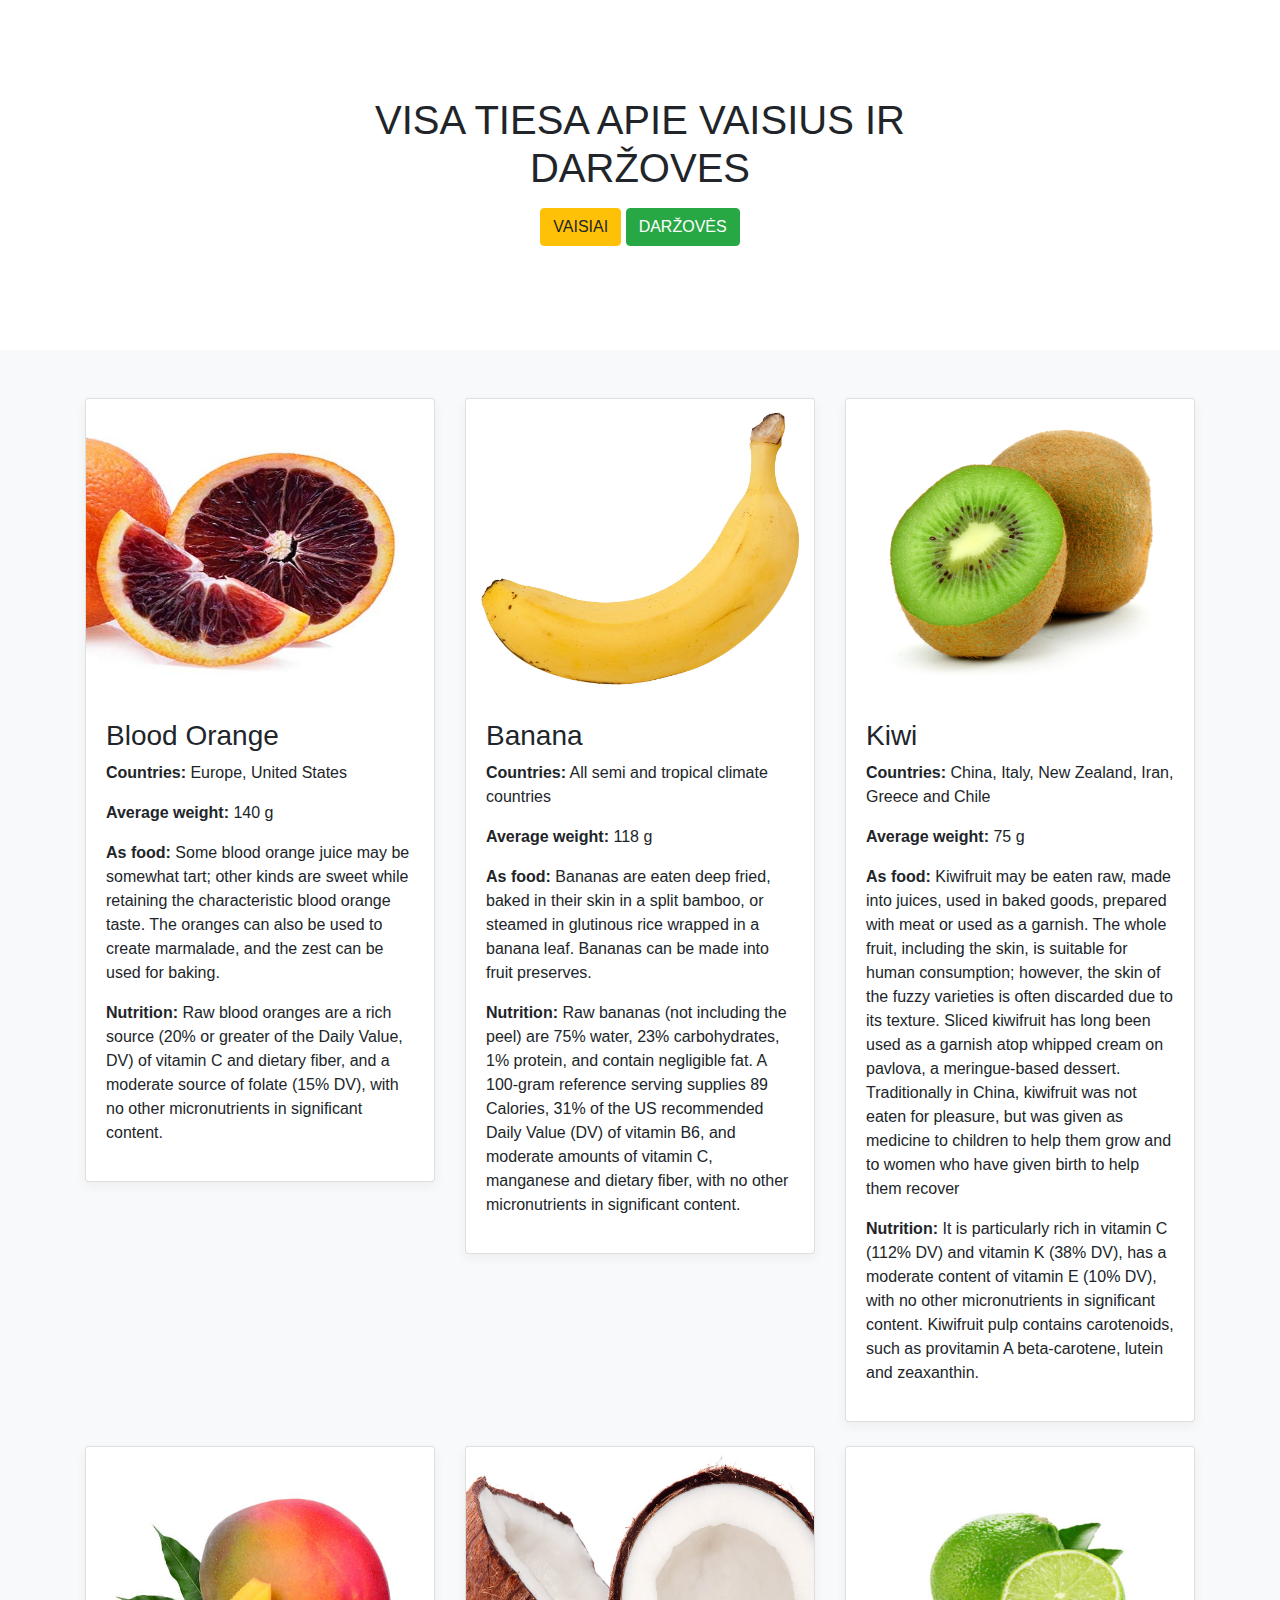
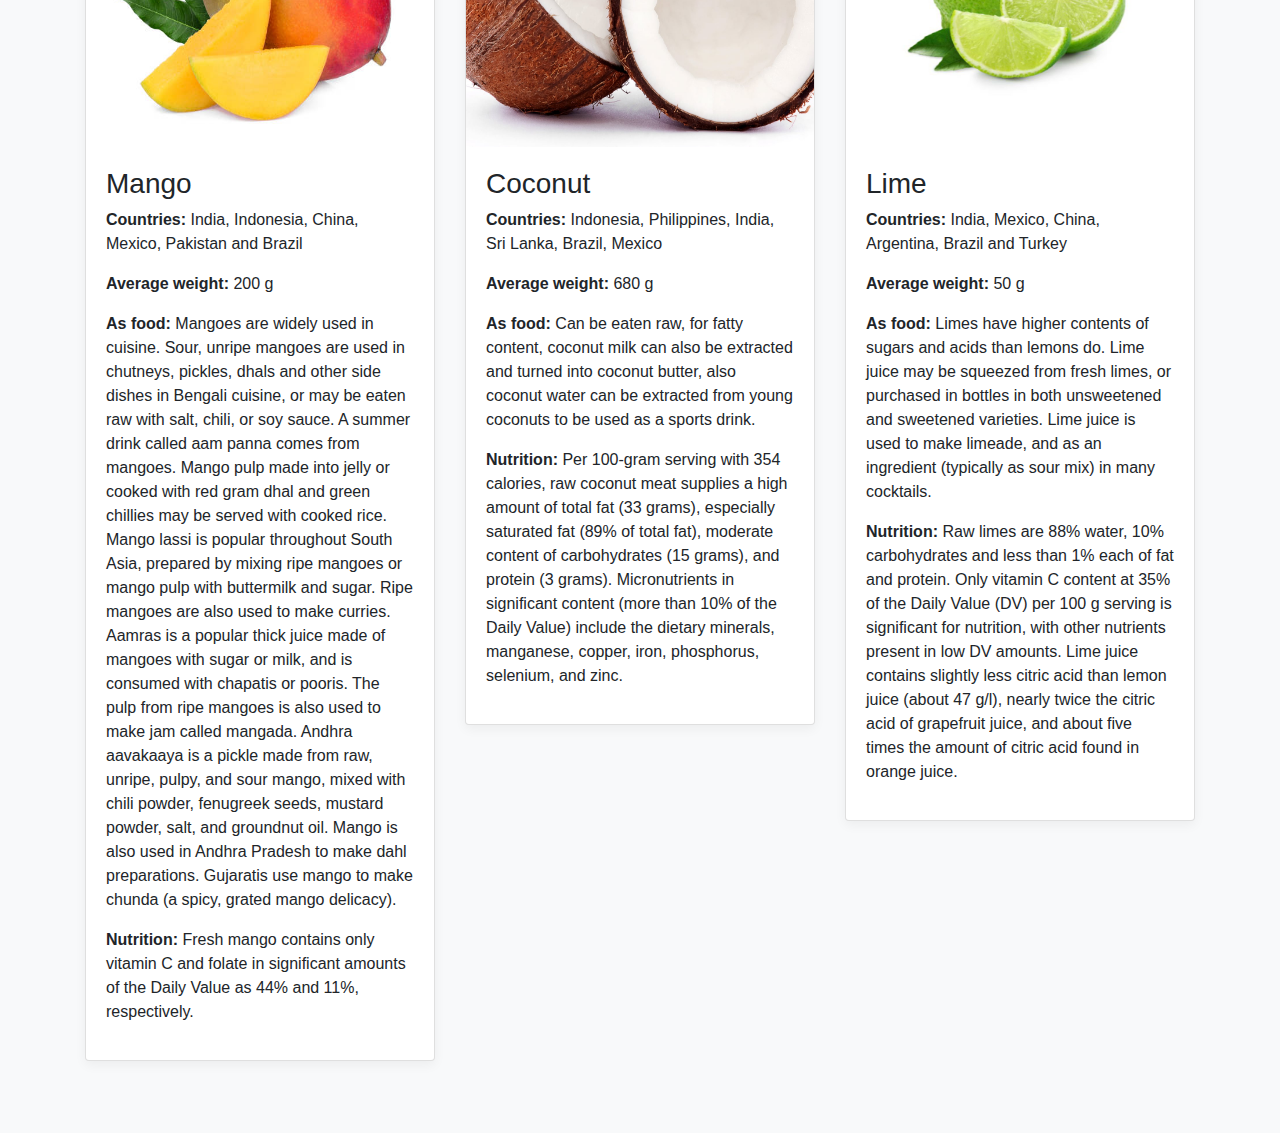
<file: index.html>
<!DOCTYPE html>
<!-- saved from url=(0050)https://getbootstrap.com/docs/4.0/examples/album/# -->
<html lang="en"><head><meta http-equiv="Content-Type" content="text/html; charset=UTF-8">

    <meta name="viewport" content="width=device-width, initial-scale=1, shrink-to-fit=no">
    <meta name="description" content="">
    <meta name="author" content="">
    <link rel="icon" href="https://getbootstrap.com/docs/4.0/assets/img/favicons/favicon.ico">

    <title>VAISIAI</title>

    <link rel="canonical" href="https://getbootstrap.com/docs/4.0/examples/album/">

    <!-- Bootstrap core CSS -->
    <link href="./Album example for Bootstrap_files/bootstrap.min.css" rel="stylesheet">

    <!-- Custom styles for this template -->
    <link href="./Album example for Bootstrap_files/album.css" rel="stylesheet">
  <script src="chrome-extension://mooikfkahbdckldjjndioackbalphokd/assets/prompt.js"></script></head>

  <body>

    <header>
      <!-- <div class="bg-dark collapse" id="navbarHeader" style="">
        <div class="container">
          <div class="row">
            <div class="col-sm-8 col-md-7 py-4">
              <h4 class="text-white">About</h4>
              <p class="text-muted">Add some information about the album below, the author, or any other background context. Make it a few sentences long so folks can pick up some informative tidbits. Then, link them off to some social networking sites or contact information.</p>
            </div>
            <div class="col-sm-4 offset-md-1 py-4">
              <h4 class="text-white">Contact</h4>
              <ul class="list-unstyled">
                <li><a href="https://getbootstrap.com/docs/4.0/examples/album/#" class="text-white">Follow on Twitter</a></li>
                <li><a href="https://getbootstrap.com/docs/4.0/examples/album/#" class="text-white">Like on Facebook</a></li>
                <li><a href="https://getbootstrap.com/docs/4.0/examples/album/#" class="text-white">Email me</a></li>
              </ul>
            </div>
          </div>
        </div>
      </div>
      <div class="navbar navbar-dark bg-dark box-shadow">
        <div class="container d-flex justify-content-between">
          <a href="https://getbootstrap.com/docs/4.0/examples/album/#" class="navbar-brand d-flex align-items-center">
            <svg xmlns="http://www.w3.org/2000/svg" width="20" height="20" viewBox="0 0 24 24" fill="none" stroke="currentColor" stroke-width="2" stroke-linecap="round" stroke-linejoin="round" class="mr-2"><path d="M23 19a2 2 0 0 1-2 2H3a2 2 0 0 1-2-2V8a2 2 0 0 1 2-2h4l2-3h6l2 3h4a2 2 0 0 1 2 2z"></path><circle cx="12" cy="13" r="4"></circle></svg>
            <strong>Album</strong>
          </a>
          <button class="navbar-toggler collapsed" type="button" data-toggle="collapse" data-target="#navbarHeader" aria-controls="navbarHeader" aria-expanded="false" aria-label="Toggle navigation">
            <span class="navbar-toggler-icon"></span>
          </button>
        </div>
      </div> -->
    </header>

    <main role="main">

      <section class="jumbotron text-center">
        <div class="container">
          <h1 class="jumbotron-heading">VISA TIESA APIE VAISIUS IR DARŽOVES</h1>
                    <p>
            <a href="#" class="btn btn-warning my-2">VAISIAI</a>
            <a href="vegetables.html" class="btn btn-success my-2">DARŽOVĖS</a>
          </p>
        </div>
      </section>

      <div class="album py-5 bg-light">
        <div class="container">

          <div class="row">
            <div class="col-md-4">
              <div class="card mb-4 box-shadow">
                <img class="card-img-top" data-src="holder.js/100px225?theme=thumb&amp;bg=55595c&amp;fg=eceeef&amp;text=Thumbnail" alt="Thumbnail [100%x225]" style="height: 300px; width: 90%; display: block;" src="img/blutoran.jpg" data-holder-rendered="false">
                <div class="card-body" height="400px">
                  <h3>Blood Orange</h3>
                  <p class="card-text"><b>Countries:</b> Europe, United States</p>
                  <p class="card-text"><b>Average weight:</b> 140 g</p>
                  <p class="card-text"><b>As food:</b> Some blood orange juice may be somewhat tart; other kinds are sweet while retaining the characteristic blood orange taste. The oranges can also be used to create marmalade, and the zest can be used for baking.</p>
                  <p class="card-text"><b>Nutrition:</b> Raw blood oranges are a rich source (20% or greater of the Daily Value, DV) of vitamin C and dietary fiber, and a moderate source of folate (15% DV), with no other micronutrients in significant content.</p>
                  <div class="d-flex justify-content-between align-items-center">
                    <div class="btn-group">
                      <!-- <button type="button" class="btn btn-sm btn-outline-secondary">View</button>
                      <button type="button" class="btn btn-sm btn-outline-secondary">Edit</button> -->
                    </div>
                  </div>
                </div>
              </div>
            </div>

            <div class="col-md-4">
              <div class="card mb-4 box-shadow">
                <img class="card-img-top" data-src="holder.js/100px225?theme=thumb&amp;bg=55595c&amp;fg=eceeef&amp;text=Thumbnail" alt="Thumbnail [100%x225]" style="height: 300px; width: 100%; display: block;" src="img/banan.jpg" data-holder-rendered="false">
                <div class="card-body">
                  <h3>Banana</h3>
                  <p class="card-text"><b>Countries:</b> All semi and tropical climate countries</p>
                  <p class="card-text"><b>Average weight:</b> 118 g</p>
                  <p class="card-text"><b>As food:</b> Bananas are eaten deep fried, baked in their skin in a split bamboo, or steamed in glutinous rice wrapped in a banana leaf. Bananas can be made into fruit preserves.</p>
                  <p class="card-text"><b>Nutrition:</b> Raw bananas (not including the peel) are 75% water, 23% carbohydrates, 1% protein, and contain negligible fat. A 100-gram reference serving supplies 89 Calories, 31% of the US recommended Daily Value (DV) of vitamin B6, and moderate amounts of vitamin C, manganese and dietary fiber, with no other micronutrients in significant content.</p>
                  <div class="d-flex justify-content-between align-items-center">
                    <div class="btn-group">
                      <!-- <button type="button" class="btn btn-sm btn-outline-secondary">View</button>
                      <button type="button" class="btn btn-sm btn-outline-secondary">Edit</button> -->
                    </div>
                  </div>
                </div>
              </div>
            </div>

            <div class="col-md-4">
              <div class="card mb-4 box-shadow">
                <img class="card-img-top" data-src="holder.js/100px225?theme=thumb&amp;bg=55595c&amp;fg=eceeef&amp;text=Thumbnail" alt="Thumbnail [100%x225]" style="height: 300px; width: 100%; display: block;" src="img/kiwi.jpg" data-holder-rendered="false">
                <div class="card-body">
                  <h3>Kiwi</h3>
                  <p class="card-text"><b>Countries:</b> China, Italy, New Zealand, Iran, Greece and Chile</p>
                  <p class="card-text"><b>Average weight:</b> 75 g</p>
                  <p class="card-text"><b>As food:</b> Kiwifruit may be eaten raw, made into juices, used in baked goods, prepared with meat or used as a garnish. The whole fruit, including the skin, is suitable for human consumption; however, the skin of the fuzzy varieties is often discarded due to its texture. Sliced kiwifruit has long been used as a garnish atop whipped cream on pavlova, a meringue-based dessert. Traditionally in China, kiwifruit was not eaten for pleasure, but was given as medicine to children to help them grow and to women who have given birth to help them recover</p>
                  <p class="card-text"><b>Nutrition:</b> It is particularly rich in vitamin C (112% DV) and vitamin K (38% DV), has a moderate content of vitamin E (10% DV), with no other micronutrients in significant content. Kiwifruit pulp contains carotenoids, such as provitamin A beta-carotene, lutein and zeaxanthin.</p>
                  <div class="d-flex justify-content-between align-items-center">
                    <div class="btn-group">
                      <!-- <button type="button" class="btn btn-sm btn-outline-secondary">View</button>
                      <button type="button" class="btn btn-sm btn-outline-secondary">Edit</button> -->
                    </div>
                  </div>
                </div>
              </div>
            </div>

            <div class="col-md-4">
              <div class="card mb-4 box-shadow">
                <img class="card-img-top" data-src="holder.js/100px225?theme=thumb&amp;bg=55595c&amp;fg=eceeef&amp;text=Thumbnail" alt="Thumbnail [100%x225]" style="height: 300px; width: 100%; display: block;" src="img/mango.jpg" data-holder-rendered="false">
                <div class="card-body">
                  <h3>Mango</h3>
                  <p class="card-text"><b>Countries:</b> India, Indonesia, China, Mexico, Pakistan and Brazil </p>
                  <p class="card-text"><b>Average weight:</b> 200 g</p>
                  <p class="card-text"><b>As food:</b> Mangoes are widely used in cuisine. Sour, unripe mangoes are used in chutneys, pickles, dhals and other side dishes in Bengali cuisine, or may be eaten raw with salt, chili, or soy sauce. A summer drink called aam panna comes from mangoes. Mango pulp made into jelly or cooked with red gram dhal and green chillies may be served with cooked rice. Mango lassi is popular throughout South Asia, prepared by mixing ripe mangoes or mango pulp with buttermilk and sugar. Ripe mangoes are also used to make curries. Aamras is a popular thick juice made of mangoes with sugar or milk, and is consumed with chapatis or pooris. The pulp from ripe mangoes is also used to make jam called mangada. Andhra aavakaaya is a pickle made from raw, unripe, pulpy, and sour mango, mixed with chili powder, fenugreek seeds, mustard powder, salt, and groundnut oil. Mango is also used in Andhra Pradesh to make dahl preparations. Gujaratis use mango to make chunda (a spicy, grated mango delicacy).</p>
                  <p class="card-text"><b>Nutrition:</b> Fresh mango contains only vitamin C and folate in significant amounts of the Daily Value as 44% and 11%, respectively.</p>
                  <div class="d-flex justify-content-between align-items-center">
                    <div class="btn-group">
                      <!-- <button type="button" class="btn btn-sm btn-outline-secondary">View</button>
                      <button type="button" class="btn btn-sm btn-outline-secondary">Edit</button> -->
                    </div>
                  </div>
                </div>
              </div>
            </div>

            <div class="col-md-4">
              <div class="card mb-4 box-shadow">
                <img class="card-img-top" data-src="holder.js/100px225?theme=thumb&amp;bg=55595c&amp;fg=eceeef&amp;text=Thumbnail" alt="Thumbnail [100%x225]" style="height: 300px; width: 100%; display: block;" src="img/coco.jpg" data-holder-rendered="false">
                <div class="card-body">
                  <h3>Coconut</h3>
                  <p class="card-text"><b>Countries:</b> Indonesia, Philippines, India, Sri Lanka, Brazil, Mexico </p>
                  <p class="card-text"><b>Average weight:</b> 680 g</p>
                  <p class="card-text"><b>As food:</b> Can be eaten raw, for fatty content, coconut milk can also be extracted and turned into coconut butter, also coconut water can be extracted from young coconuts to be used as a sports drink. </p>
                  <p class="card-text"><b>Nutrition:</b> Per 100-gram serving with 354 calories, raw coconut meat supplies a high amount of total fat (33 grams), especially saturated fat (89% of total fat), moderate content of carbohydrates (15 grams), and protein (3 grams). Micronutrients in significant content (more than 10% of the Daily Value) include the dietary minerals, manganese, copper, iron, phosphorus, selenium, and zinc.</p>
                  <div class="d-flex justify-content-between align-items-center">
                    <div class="btn-group">
                      <!-- <button type="button" class="btn btn-sm btn-outline-secondary">View</button>
                      <button type="button" class="btn btn-sm btn-outline-secondary">Edit</button> -->
                    </div>
                  </div>
                </div>
              </div>
            </div>

            <div class="col-md-4">
              <div class="card mb-4 box-shadow">
                <img class="card-img-top" data-src="holder.js/100px225?theme=thumb&amp;bg=55595c&amp;fg=eceeef&amp;text=Thumbnail" alt="Thumbnail [100%x225]" style="height: 300px; width: 100%; display: block;" src="img/lime.jpg" data-holder-rendered="false">
                <div class="card-body">
                  <h3>Lime </h3>
                  <p class="card-text"><b>Countries:</b> India, Mexico, China, Argentina, Brazil and Turkey</p>
                  <p class="card-text"><b>Average weight:</b> 50 g</p>
                  <p class="card-text"><b>As food:</b> Limes have higher contents of sugars and acids than lemons do. Lime juice may be squeezed from fresh limes, or purchased in bottles in both unsweetened and sweetened varieties. Lime juice is used to make limeade, and as an ingredient (typically as sour mix) in many cocktails.</p>
                  <p class="card-text"><b>Nutrition:</b> Raw limes are 88% water, 10% carbohydrates and less than 1% each of fat and protein. Only vitamin C content at 35% of the Daily Value (DV) per 100 g serving is significant for nutrition, with other nutrients present in low DV amounts. Lime juice contains slightly less citric acid than lemon juice (about 47 g/l), nearly twice the citric acid of grapefruit juice, and about five times the amount of citric acid found in orange juice.</p>
                  <div class="d-flex justify-content-between align-items-center">
                    <div class="btn-group">
                      <!-- <button type="button" class="btn btn-sm btn-outline-secondary">View</button>
                      <button type="button" class="btn btn-sm btn-outline-secondary">Edit</button> -->
                    </div>
                  </div>
                </div>
              </div>
            </div>







    </main>

    <!-- <footer class="text-muted">
      <div class="container">
        <p class="float-right">
          <a href="#">Back to top</a>
        </p>
        <p>Album example is © Bootstrap, but please download and customize it for yourself!</p>
        <p>New to Bootstrap? <a href="https://getbootstrap.com/docs/4.0/">Visit the homepage</a> or read our <a href="https://getbootstrap.com/docs/4.0/getting-started/">getting started guide</a>.</p>
      </div>
    </footer> -->

    <!-- Bootstrap core JavaScript
    ================================================== -->
    <!-- Placed at the end of the document so the pages load faster -->
    <script src="./Album example for Bootstrap_files/jquery-3.2.1.slim.min.js.download" integrity="sha384-KJ3o2DKtIkvYIK3UENzmM7KCkRr/rE9/Qpg6aAZGJwFDMVNA/GpGFF93hXpG5KkN" crossorigin="anonymous"></script>
    <script>window.jQuery || document.write('<script src="../../assets/js/vendor/jquery-slim.min.js"><\/script>')</script>
    <script src="./Album example for Bootstrap_files/popper.min.js.download"></script>
    <script src="./Album example for Bootstrap_files/bootstrap.min.js.download"></script>
    <script src="./Album example for Bootstrap_files/holder.min.js.download"></script>


<svg xmlns="http://www.w3.org/2000/svg" width="348" height="225" viewBox="0 0 348 225" preserveAspectRatio="none" style="display: none; visibility: hidden; position: absolute; top: -100%; left: -100%;"><defs><style type="text/css"></style></defs><text x="0" y="17" style="font-weight:bold;font-size:17pt;font-family:Arial, Helvetica, Open Sans, sans-serif">Thumbnail</text></svg></body></html>
</file>
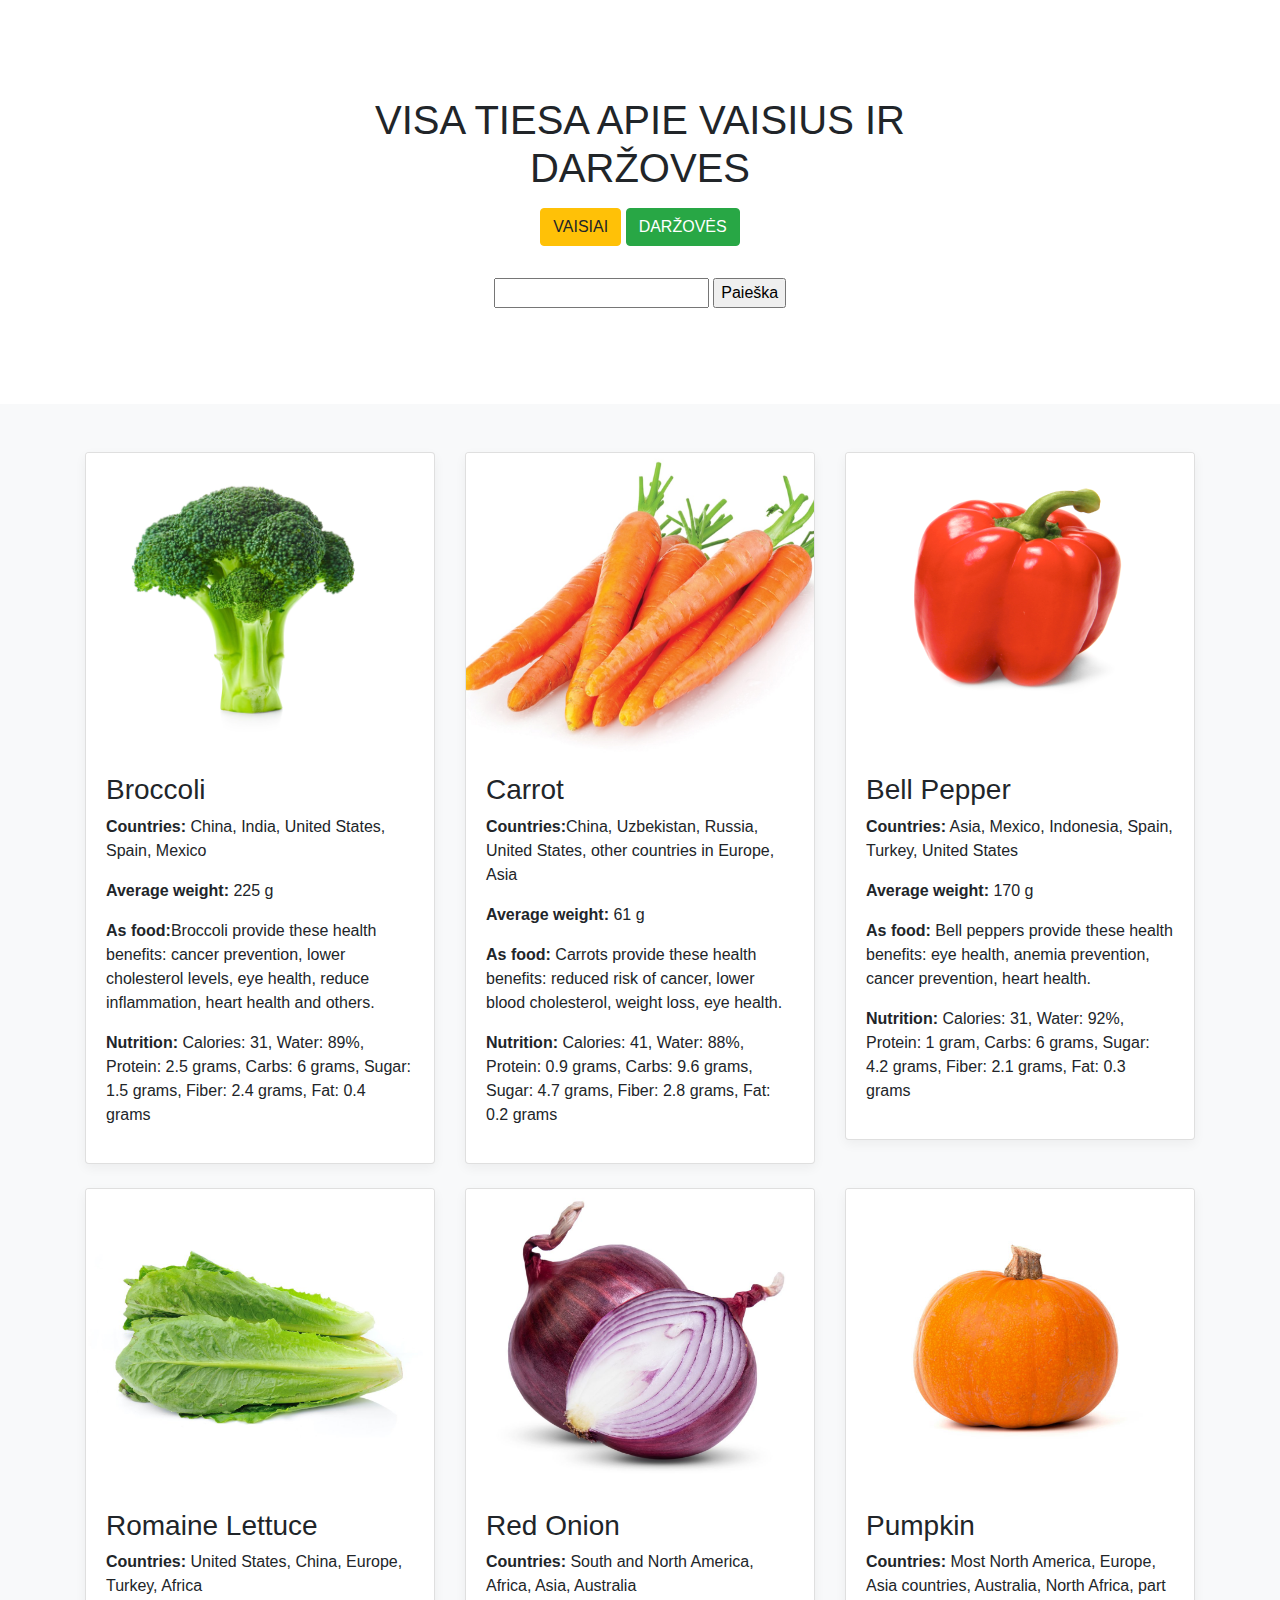
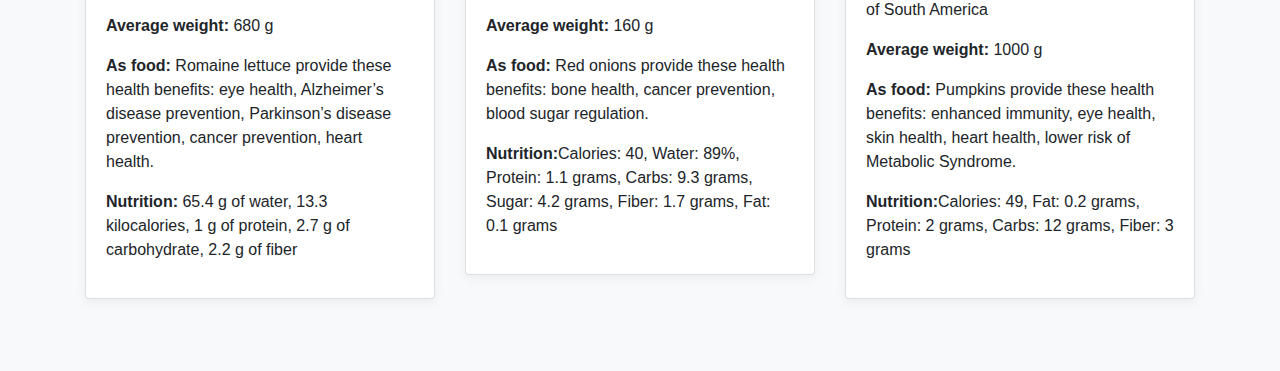
<file: vegetables.html>
<!DOCTYPE html>
<!-- saved from url=(0050)https://getbootstrap.com/docs/4.0/examples/album/# -->
<html lang="en">
  <head>
    <meta http-equiv="Content-Type" content="text/html; charset=UTF-8">
    <meta name="viewport" content="width=device-width, initial-scale=1, shrink-to-fit=no">
    <meta name="description" content="">
    <meta name="author" content="">

    <!-- <link rel="icon" href="https://getbootstrap.com/docs/4.0/assets/img/favicons/favicon.ico"> -->

    <title>DARŽOVIAI</title>

    <link rel="canonical" href="https://getbootstrap.com/docs/4.0/examples/album/">

    <!-- Bootstrap core CSS -->
  <!--  <link href="Album example for Bootstrap_files/bootstrap.min.css" rel="stylesheet"> -->

  <link rel="stylesheet" href="https://maxcdn.bootstrapcdn.com/bootstrap/4.5.2/css/bootstrap.min.css">

    <!-- Custom styles for this template -->
    <link href="Album example for Bootstrap_files/album.css" rel="stylesheet">

</head>

  <body>

    <header>

    </header>

    <main role="main">

      <section class="jumbotron text-center">
        <div class="container">
          <h1 class="jumbotron-heading">VISA TIESA APIE VAISIUS IR DARŽOVES</h1>
                    <p>
            <a href="index.html" class="btn btn-warning my-2">VAISIAI</a>
            <a href="#" class="btn btn-success my-2">DARŽOVĖS</a>
          </p>
        </div>

        <br>
<!--
          <input type="text" id="text-to-find" value="">
          <input type="button" onclick="javascript: FindOnPage('text-to-find'); return false;" value="Paieška"/>
-->

            <form name="search_box" id="search_box" action="">

                <input type="text" class="search" name="search" value="" />
                <input type="submit" name="button" value="Paieška" />

            </form>

      </section>

      <div class="album py-5 bg-light">
        <div class="container">

          <div class="row">
            <div class="col-md-4">
              <div class="card mb-4 box-shadow">
                <img class="card-img-top" data-src="holder.js/100px225?theme=thumb&amp;bg=55595c&amp;fg=eceeef&amp;text=Thumbnail" alt="Thumbnail [100%x225]" style="height: 300px; width: 90%; display: block;" src="img/Broccoli.jpg" data-holder-rendered="false">
                <div class="card-body" height="400px">
                  <h3>Broccoli</h3>
                  <p class="card-text"><b>Countries:</b> China, India, United States, Spain, Mexico</p>
                  <p class="card-text"><b>Average weight:</b> 225 g</p>
                  <p class="card-text"><b>As food:</b>Broccoli provide these health benefits: cancer prevention, lower cholesterol levels, eye health, reduce inflammation, heart health and others.</p>
                  <p class="card-text"><b>Nutrition:</b> Calories: 31, Water: 89%, Protein: 2.5 grams, Carbs: 6 grams, Sugar: 1.5 grams, Fiber: 2.4 grams, Fat: 0.4 grams</p>
                  <div class="d-flex justify-content-between align-items-center">
                    <div class="btn-group">

                    </div>
                  </div>

                </div>
              </div>
            </div>

            <div class="col-md-4">
              <div class="card mb-4 box-shadow">
                <img class="card-img-top" data-src="holder.js/100px225?theme=thumb&amp;bg=55595c&amp;fg=eceeef&amp;text=Thumbnail" alt="Thumbnail [100%x225]" style="height: 300px; width: 100%; display: block;" src="img/carrot.jpg" data-holder-rendered="false">
                <div class="card-body">
                  <h3>Carrot</h3>
                  <p class="card-text"><b>Countries:</b>China, Uzbekistan, Russia, United States, other countries in Europe, Asia</p>
                  <p class="card-text"><b>Average weight:</b> 61 g</p>
                  <p class="card-text"><b>As food:</b> Carrots provide these health benefits: reduced risk of cancer, lower blood cholesterol, weight loss, eye health.</p>
                  <p class="card-text"><b>Nutrition:</b> Calories: 41, Water: 88%, Protein: 0.9 grams, Carbs: 9.6 grams, Sugar: 4.7 grams, Fiber: 2.8 grams, Fat: 0.2 grams</p>
                 <div class="d-flex justify-content-between align-items-center">
                    <div class="btn-group">

                    </div>
                  </div>
                </div>
              </div>
            </div>

            <div class="col-md-4">
              <div class="card mb-4 box-shadow">
                <img class="card-img-top" data-src="holder.js/100px225?theme=thumb&amp;bg=55595c&amp;fg=eceeef&amp;text=Thumbnail" alt="Thumbnail [100%x225]" style="height: 300px; width: 100%; display: block;" src="img/redbellpepper.jpg" data-holder-rendered="false">
                <div class="card-body">
                  <h3>Bell Pepper</h3>
                  <p class="card-text"><b>Countries:</b> Asia, Mexico, Indonesia, Spain, Turkey, United States</p>
                  <p class="card-text"><b>Average weight:</b> 170 g</p>
                  <p class="card-text"><b>As food:</b> Bell peppers provide these health benefits: eye health, anemia prevention, cancer prevention, heart health.</p>
                  <p class="card-text"><b>Nutrition:</b> Calories: 31, Water: 92%, Protein: 1 gram, Carbs: 6 grams, Sugar: 4.2 grams, Fiber: 2.1 grams, Fat: 0.3 grams</p>
                  <div class="d-flex justify-content-between align-items-center">
                    <div class="btn-group">

                    </div>
                  </div>
                </div>
              </div>
            </div>

            <div class="col-md-4">
              <div class="card mb-4 box-shadow">
                <img class="card-img-top" data-src="holder.js/100px225?theme=thumb&amp;bg=55595c&amp;fg=eceeef&amp;text=Thumbnail" alt="Thumbnail [100%x225]" style="height: 300px; width: 100%; display: block;" src="img/romaineLettucex.jpg" data-holder-rendered="false">
                <div class="card-body">
                  <h3>Romaine Lettuce</h3>
                  <p class="card-text"><b>Countries:</b> United States, China, Europe, Turkey, Africa</p>
                  <p class="card-text"><b>Average weight:</b> 680 g</p>
                  <p class="card-text"><b>As food:</b> Romaine lettuce provide these health benefits: eye health, Alzheimer’s disease prevention, Parkinson’s disease prevention, cancer prevention, heart health.</p>
                  <p class="card-text"><b>Nutrition:</b> 65.4 g of water, 13.3 kilocalories, 1 g of protein, 2.7 g of carbohydrate, 2.2 g of fiber</p>
                  <div class="d-flex justify-content-between align-items-center">
                    <div class="btn-group">

                    </div>
                  </div>
                </div>
              </div>
            </div>

            <div class="col-md-4">
              <div class="card mb-4 box-shadow">
                <img class="card-img-top" data-src="holder.js/100px225?theme=thumb&amp;bg=55595c&amp;fg=eceeef&amp;text=Thumbnail" alt="Thumbnail [100%x225]" style="height: 300px; width: 100%; display: block;" src="img/redOnion.jpg" data-holder-rendered="false">
                <div class="card-body">
                  <h3>Red Onion</h3>
                  <p class="card-text"><b>Countries:</b> South and North America, Africa, Asia, Australia</p>
                  <p class="card-text"><b>Average weight:</b> 160 g</p>
                  <p class="card-text"><b>As food:</b> Red onions provide these health benefits: bone health, cancer prevention, blood sugar regulation. </p>
                  <p class="card-text"><b>Nutrition:</b>Calories: 40, Water: 89%, Protein: 1.1 grams, Carbs: 9.3 grams, Sugar: 4.2 grams, Fiber: 1.7 grams, Fat: 0.1 grams</p>
                  <div class="d-flex justify-content-between align-items-center">
                    <div class="btn-group">

                    </div>
                  </div>
                </div>
              </div>
            </div>

            <div class="col-md-4">
              <div class="card mb-4 box-shadow">
                <img class="card-img-top" data-src="holder.js/100px225?theme=thumb&amp;bg=55595c&amp;fg=eceeef&amp;text=Thumbnail" alt="Thumbnail [100%x225]" style="height: 300px; width: 100%; display: block;" src="img/ppumpkin.jpg" data-holder-rendered="false">
                <div class="card-body">
                  <h3>Pumpkin </h3>
                  <p class="card-text"><b>Countries:</b> Most North America, Europe, Asia countries, Australia, North Africa, part of South America</p>
                  <p class="card-text"><b>Average weight:</b> 1000 g</p>
                  <p class="card-text"><b>As food:</b> Pumpkins provide these health benefits: enhanced immunity, eye health, skin health, heart health, lower risk of Metabolic Syndrome.</p>
                  <p class="card-text"><b>Nutrition:</b>Calories: 49, Fat: 0.2 grams, Protein: 2 grams, Carbs: 12 grams, Fiber: 3 grams</p>
                  <div class="d-flex justify-content-between align-items-center">
                    <div class="btn-group">

                    </div>
                  </div>
                </div>
              </div>
            </div>


            </div>
          </div>
        </div>


    </main>

<script src="script/script.js"></script>

  </body>
</html>
</file>
<file: Album example for Bootstrap_files/album.css>
:root {
  --jumbotron-padding-y: 3rem;
}

.jumbotron {
  padding-top: var(--jumbotron-padding-y);
  padding-bottom: var(--jumbotron-padding-y);
  margin-bottom: 0;
  background-color: #fff;
}
@media (min-width: 768px) {
  .jumbotron {
    padding-top: calc(var(--jumbotron-padding-y) * 2);
    padding-bottom: calc(var(--jumbotron-padding-y) * 2);
  }
}

.jumbotron p:last-child {
  margin-bottom: 0;
}

.jumbotron-heading {
  font-weight: 300;
}

.jumbotron .container {
  max-width: 40rem;
}

footer {
  padding-top: 3rem;
  padding-bottom: 3rem;
}

footer p {
  margin-bottom: .25rem;
}

.box-shadow { box-shadow: 0 .25rem .75rem rgba(0, 0, 0, .05); }
</file>
